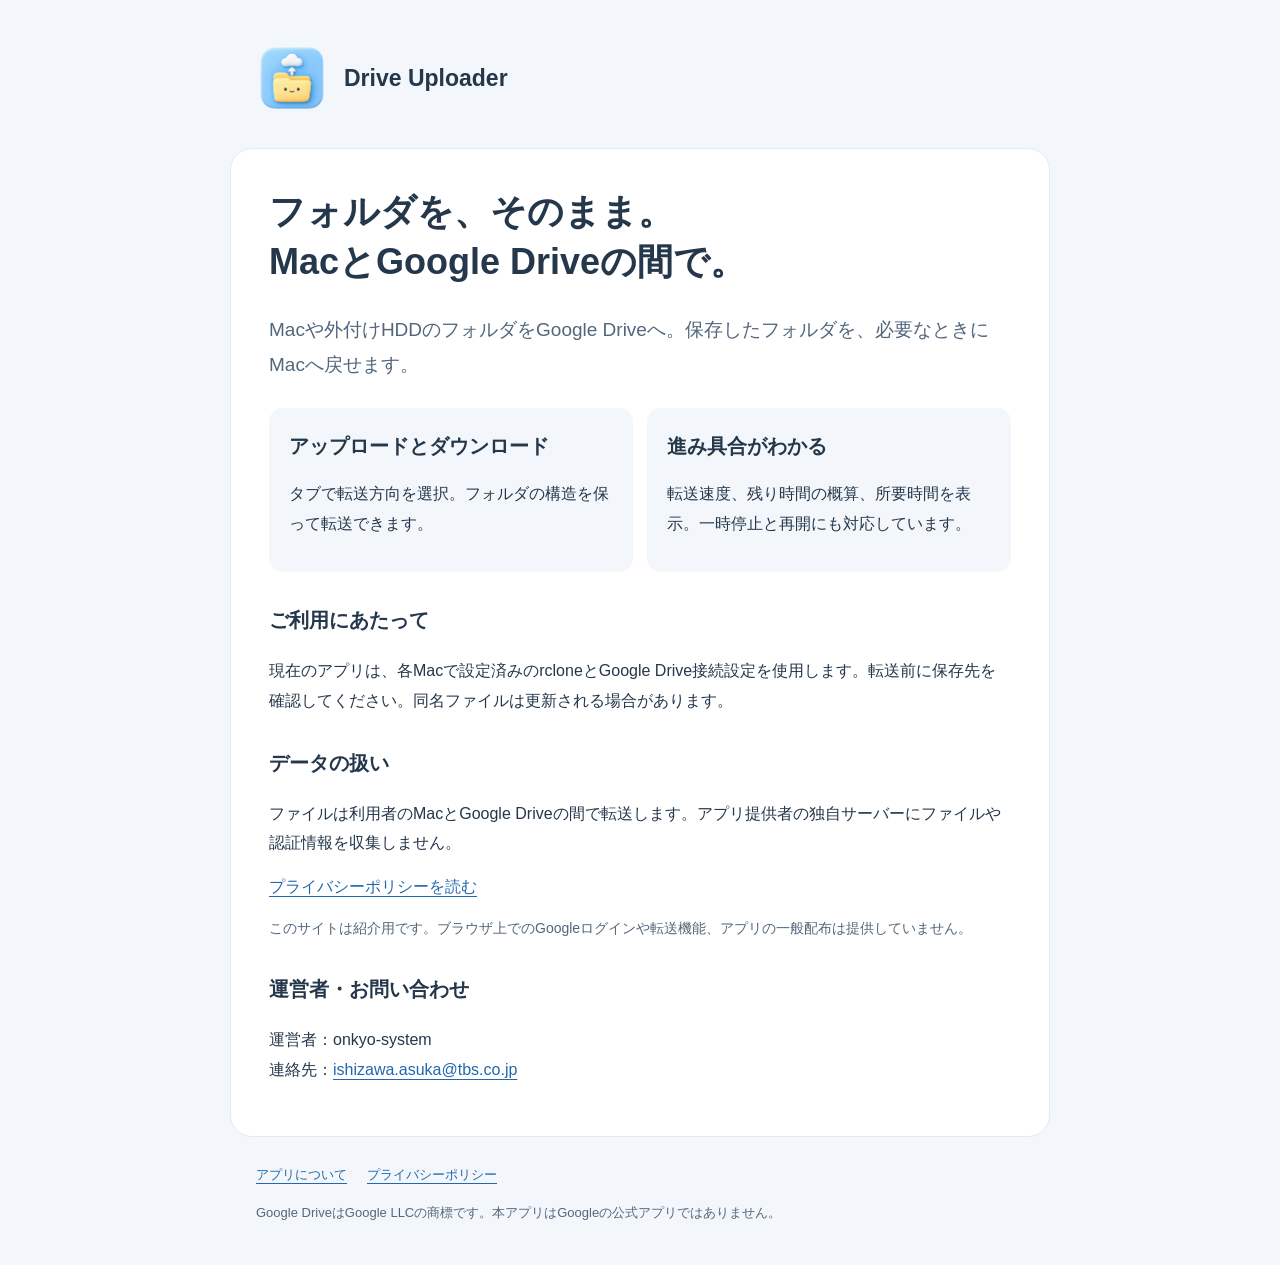
<file: index.html>
<!doctype html>
<html lang="ja"><head><meta charset="utf-8"><meta name="viewport" content="width=device-width,initial-scale=1"><meta name="description" content="Drive UploaderはGoogle DriveとMac・外付けディスクの間でフォルダを転送するmacOSアプリです。"><title>Drive Uploader — MacとDriveのフォルダ転送</title><link rel="stylesheet" href="style.css"></head><body><header><img src="app-icon.png" alt=""><span>Drive Uploader</span></header><main><h1>フォルダを、そのまま。<br>MacとGoogle Driveの間で。</h1><p class="lead">Macや外付けHDDのフォルダをGoogle Driveへ。保存したフォルダを、必要なときにMacへ戻せます。</p><div class="cards"><section class="card"><h2>アップロードとダウンロード</h2><p>タブで転送方向を選択。フォルダの構造を保って転送できます。</p></section><section class="card"><h2>進み具合がわかる</h2><p>転送速度、残り時間の概算、所要時間を表示。一時停止と再開にも対応しています。</p></section></div><h2>ご利用にあたって</h2><p>現在のアプリは、各Macで設定済みのrcloneとGoogle Drive接続設定を使用します。転送前に保存先を確認してください。同名ファイルは更新される場合があります。</p><h2>データの扱い</h2><p>ファイルは利用者のMacとGoogle Driveの間で転送します。アプリ提供者の独自サーバーにファイルや認証情報を収集しません。</p><p><a href="privacy.html">プライバシーポリシーを読む</a></p><p class="note">このサイトは紹介用です。ブラウザ上でのGoogleログインや転送機能、アプリの一般配布は提供していません。</p><h2>運営者・お問い合わせ</h2><p>運営者：onkyo-system<br>連絡先：<a href="mailto:ishizawa.asuka@tbs.co.jp">ishizawa.asuka@tbs.co.jp</a></p></main><footer><nav><a href="index.html">アプリについて</a><a href="privacy.html">プライバシーポリシー</a></nav><p>Google DriveはGoogle LLCの商標です。本アプリはGoogleの公式アプリではありません。</p></footer></body></html>
</file>
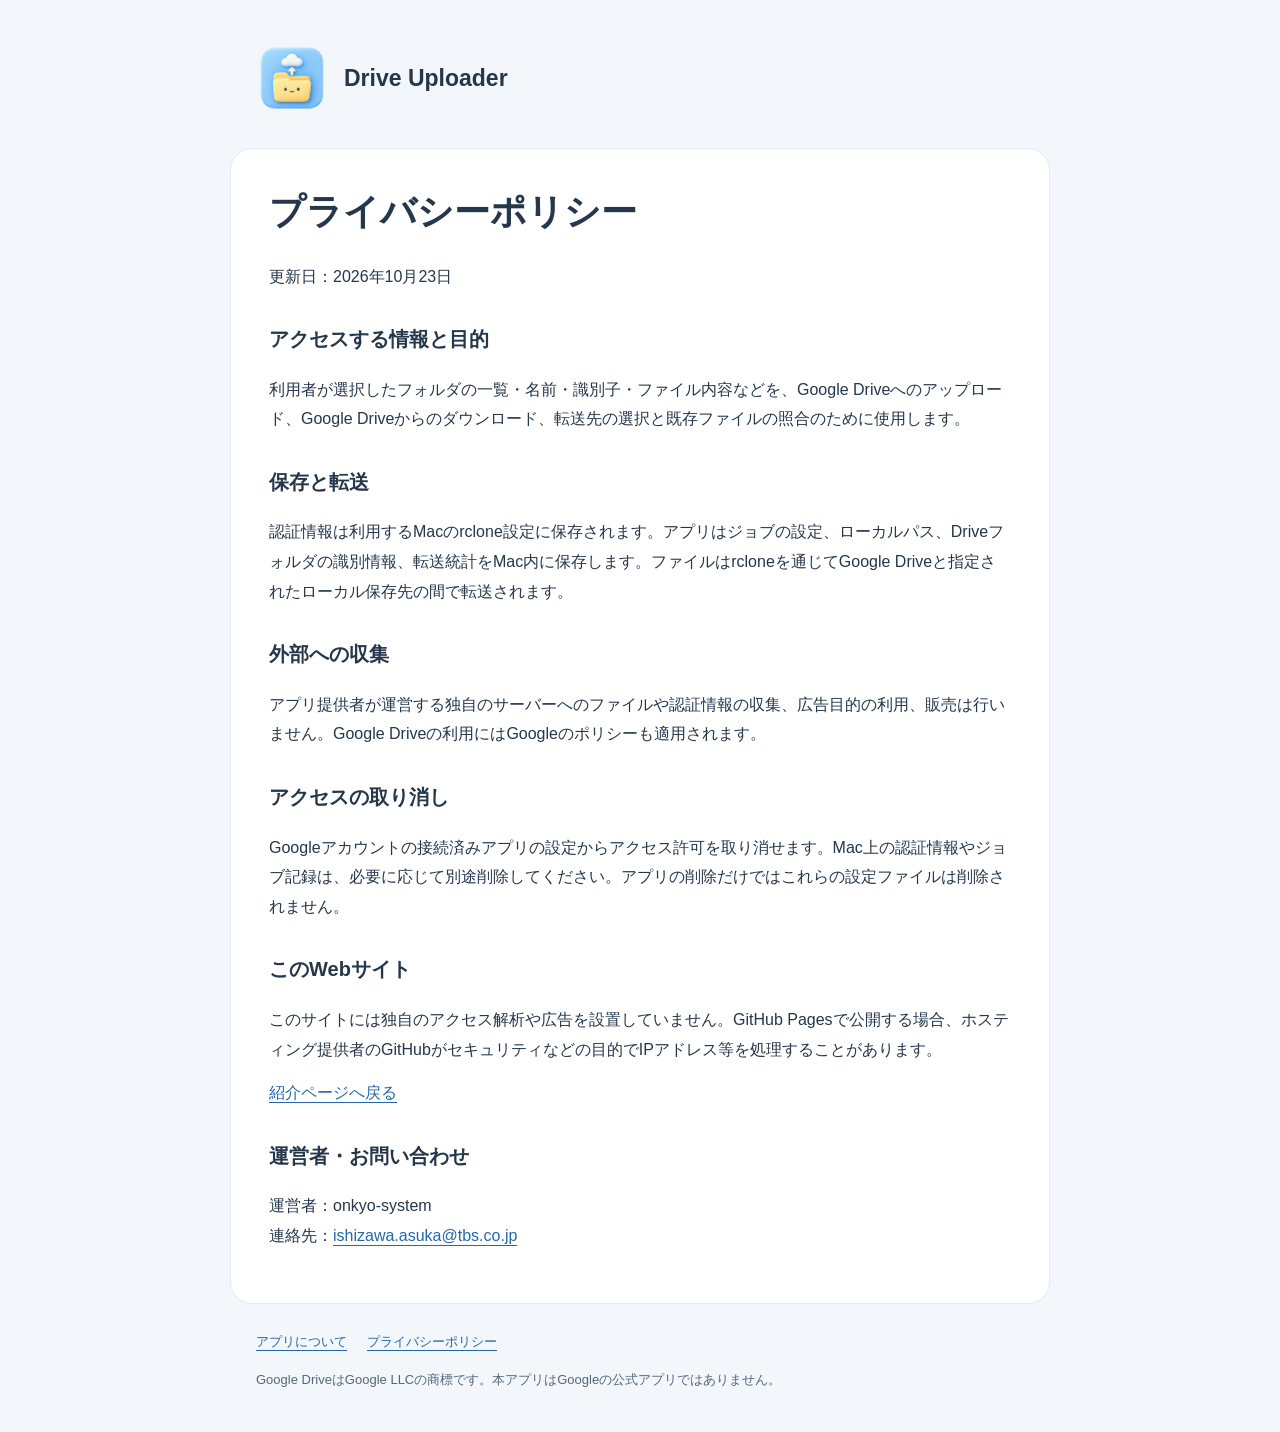
<file: privacy.html>
<!doctype html>
<html lang="ja"><head><meta charset="utf-8"><meta name="viewport" content="width=device-width,initial-scale=1"><meta name="description" content="Drive UploaderはGoogle DriveとMac・外付けディスクの間でフォルダを転送するmacOSアプリです。"><title>プライバシーポリシー — Drive Uploader</title><link rel="stylesheet" href="style.css"></head><body><header><img src="app-icon.png" alt=""><span>Drive Uploader</span></header><main><h1>プライバシーポリシー</h1><p>更新日：2026年10月23日</p><h2>アクセスする情報と目的</h2><p>利用者が選択したフォルダの一覧・名前・識別子・ファイル内容などを、Google Driveへのアップロード、Google Driveからのダウンロード、転送先の選択と既存ファイルの照合のために使用します。</p><h2>保存と転送</h2><p>認証情報は利用するMacのrclone設定に保存されます。アプリはジョブの設定、ローカルパス、Driveフォルダの識別情報、転送統計をMac内に保存します。ファイルはrcloneを通じてGoogle Driveと指定されたローカル保存先の間で転送されます。</p><h2>外部への収集</h2><p>アプリ提供者が運営する独自のサーバーへのファイルや認証情報の収集、広告目的の利用、販売は行いません。Google Driveの利用にはGoogleのポリシーも適用されます。</p><h2>アクセスの取り消し</h2><p>Googleアカウントの接続済みアプリの設定からアクセス許可を取り消せます。Mac上の認証情報やジョブ記録は、必要に応じて別途削除してください。アプリの削除だけではこれらの設定ファイルは削除されません。</p><h2>このWebサイト</h2><p>このサイトには独自のアクセス解析や広告を設置していません。GitHub Pagesで公開する場合、ホスティング提供者のGitHubがセキュリティなどの目的でIPアドレス等を処理することがあります。</p><p><a href="index.html">紹介ページへ戻る</a></p><h2>運営者・お問い合わせ</h2><p>運営者：onkyo-system<br>連絡先：<a href="mailto:ishizawa.asuka@tbs.co.jp">ishizawa.asuka@tbs.co.jp</a></p></main><footer><nav><a href="index.html">アプリについて</a><a href="privacy.html">プライバシーポリシー</a></nav><p>Google DriveはGoogle LLCの商標です。本アプリはGoogleの公式アプリではありません。</p></footer></body></html>
</file>
<file: style.css>
*{box-sizing:border-box}body{margin:0;background:#f3f7fb;color:#25374b;font-family:-apple-system,BlinkMacSystemFont,"Segoe UI",sans-serif;line-height:1.85}a{color:#2368ad;text-underline-offset:4px}header,main,footer{max-width:820px;margin:auto;padding:26px}header{display:flex;align-items:center;gap:16px;padding-top:42px}header img{width:72px;height:72px;border-radius:16px}header span{font-size:23px;font-weight:650}main{background:white;border:1px solid #e3eaf2;border-radius:22px;padding:38px;margin:8px auto 0}h1{font-size:clamp(26px,5vw,36px);line-height:1.4;margin-top:0}h2{font-size:20px;margin-top:30px}p{margin:14px 0}.lead{font-size:19px;color:#52667c}.cards{display:grid;grid-template-columns:1fr 1fr;gap:14px;margin:26px 0}.card{background:#f3f7fb;border-radius:14px;padding:20px}.card h2{margin:0 0 8px}.note{font-size:14px;color:#53677c}footer{font-size:13px;color:#53677c}nav{display:flex;gap:20px;flex-wrap:wrap}@media(max-width:600px){header,footer{padding:22px}main{margin:0 12px;padding:24px}.cards{grid-template-columns:1fr}}
</file>
